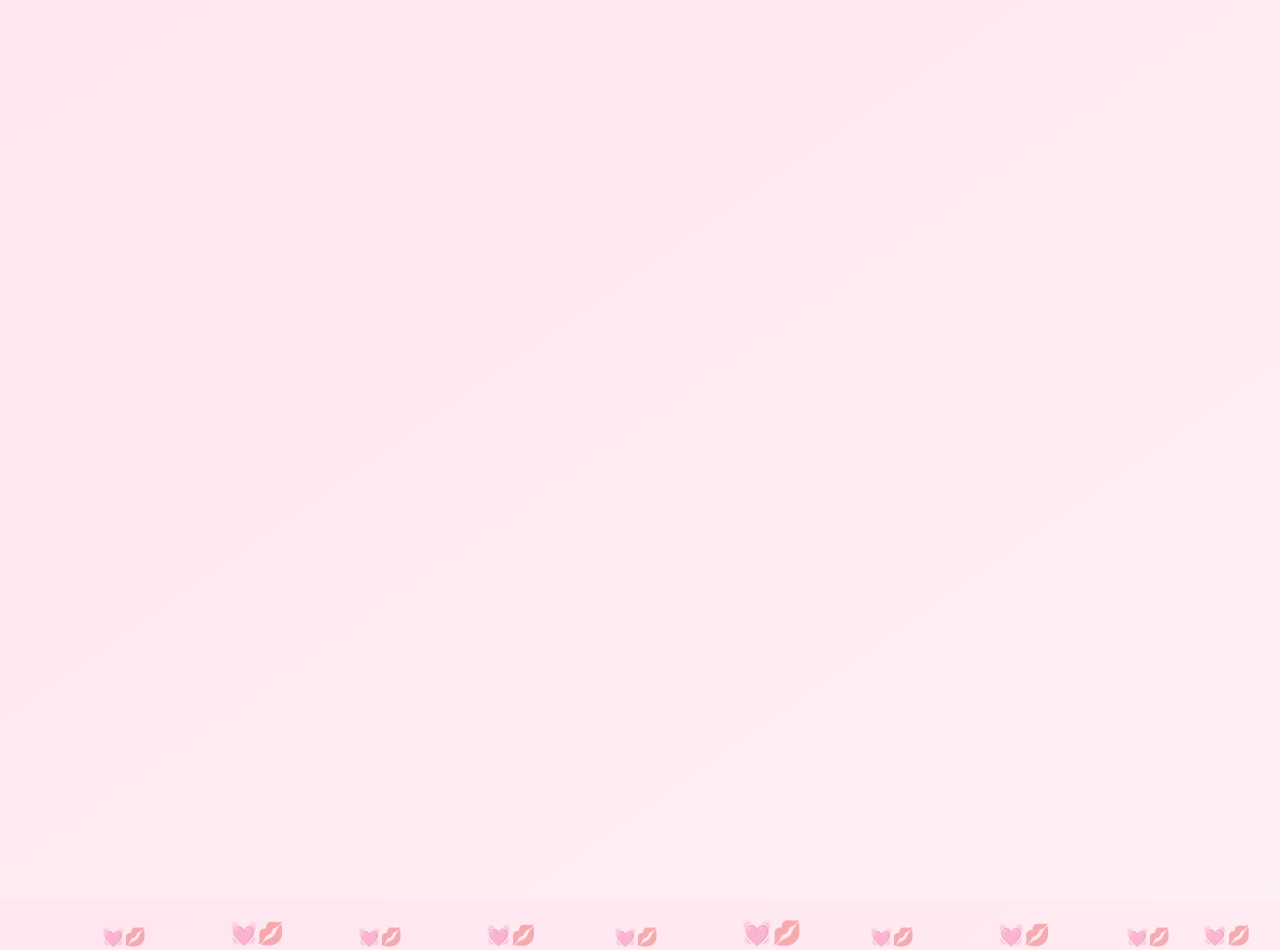
<file: index.html>
<!DOCTYPE html>
<html lang="en">
<head>
    <meta charset="UTF-8">
    <title>Happy Valentine's Day Baby &#10084;</title>
    <link rel="stylesheet" href="style.css">
    <link href="https://fonts.googleapis.com/css2?family=Dancing+Script:wght@600&family=Poppins:wght@300;500&display=swap" rel="stylesheet">
</head>
<body class="home">

    <div class="hearts" aria-hidden="true">
        <span></span><span></span><span></span><span></span><span></span>
        <span></span><span></span><span></span><span></span><span></span>
    </div>

    <div class="center">
        <h1>Happy Valentine's Day Arisha &#10084;</h1>
        <p>A small project for the most important person in my life.</p>
        <a href="memories.html" class="btn">Open Our Story</a>
    </div>

</body>
</html>
</file>
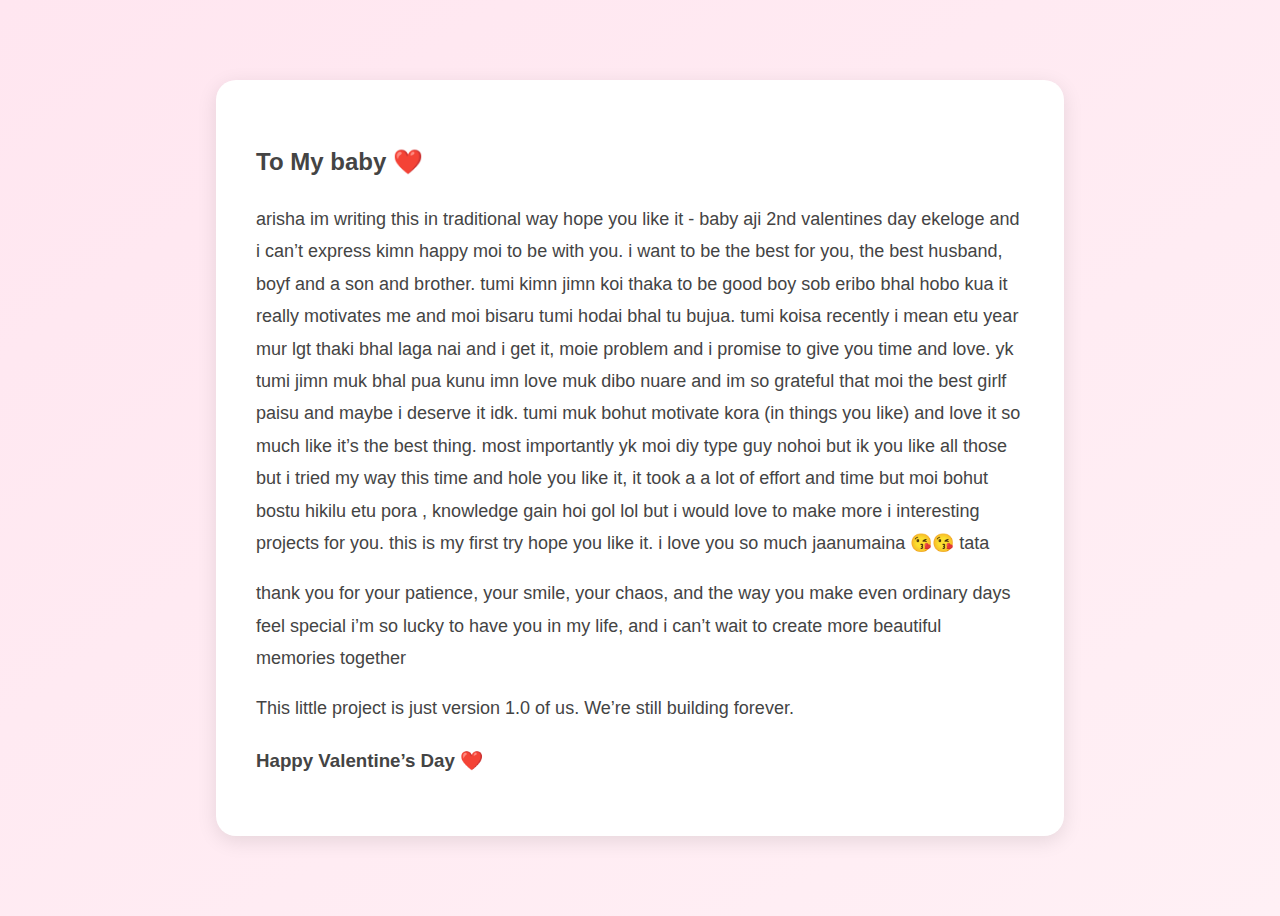
<file: letter.html>
<!DOCTYPE html>
<html lang="en">
<head>
    <meta charset="UTF-8">
    <title>For You ❤️</title>
    <link rel="stylesheet" href="style.css">
</head>
<body>

    <div class="letter-box">
        <h2>To My baby ❤️</h2>

        <p>
            arisha im writing this in traditional way hope you like it -

baby aji 2nd valentines day ekeloge and i can’t express kimn happy moi to be with you. i want to be the best for you, the best husband, boyf and a son and brother.
tumi kimn jimn koi thaka to be good boy sob eribo bhal hobo kua it really motivates me and moi bisaru tumi hodai bhal tu bujua. tumi koisa recently i mean etu year mur lgt thaki bhal laga nai and i get it, moie problem and i promise to give you time and love. yk tumi jimn muk bhal pua kunu imn love muk dibo nuare and im so grateful that moi the best girlf paisu and maybe i deserve it idk. tumi muk bohut motivate kora (in things you like) and love it so much like it’s the best thing. 
most importantly yk moi diy type guy nohoi but ik you like all those but i tried my way this time and hole you like it, it took a a lot of effort and time but moi bohut bostu hikilu etu pora , knowledge gain hoi gol lol but i would love to make more i interesting projects for you. this is my first try hope you like it. 
i love you so much jaanumaina 😘😘
tata
        </p>

        <p>
            thank you for your patience, your smile, your chaos,
            and the way you make even ordinary days feel special
             i’m so lucky to have you in my life, and i can’t wait to create more beautiful memories together
        </p>

        <p>
            This little project is just version 1.0 of us.
            We’re still building forever.
        </p>

        <h3>Happy Valentine’s Day ❤️</h3>
    </div>

</body>
</html>
</file>
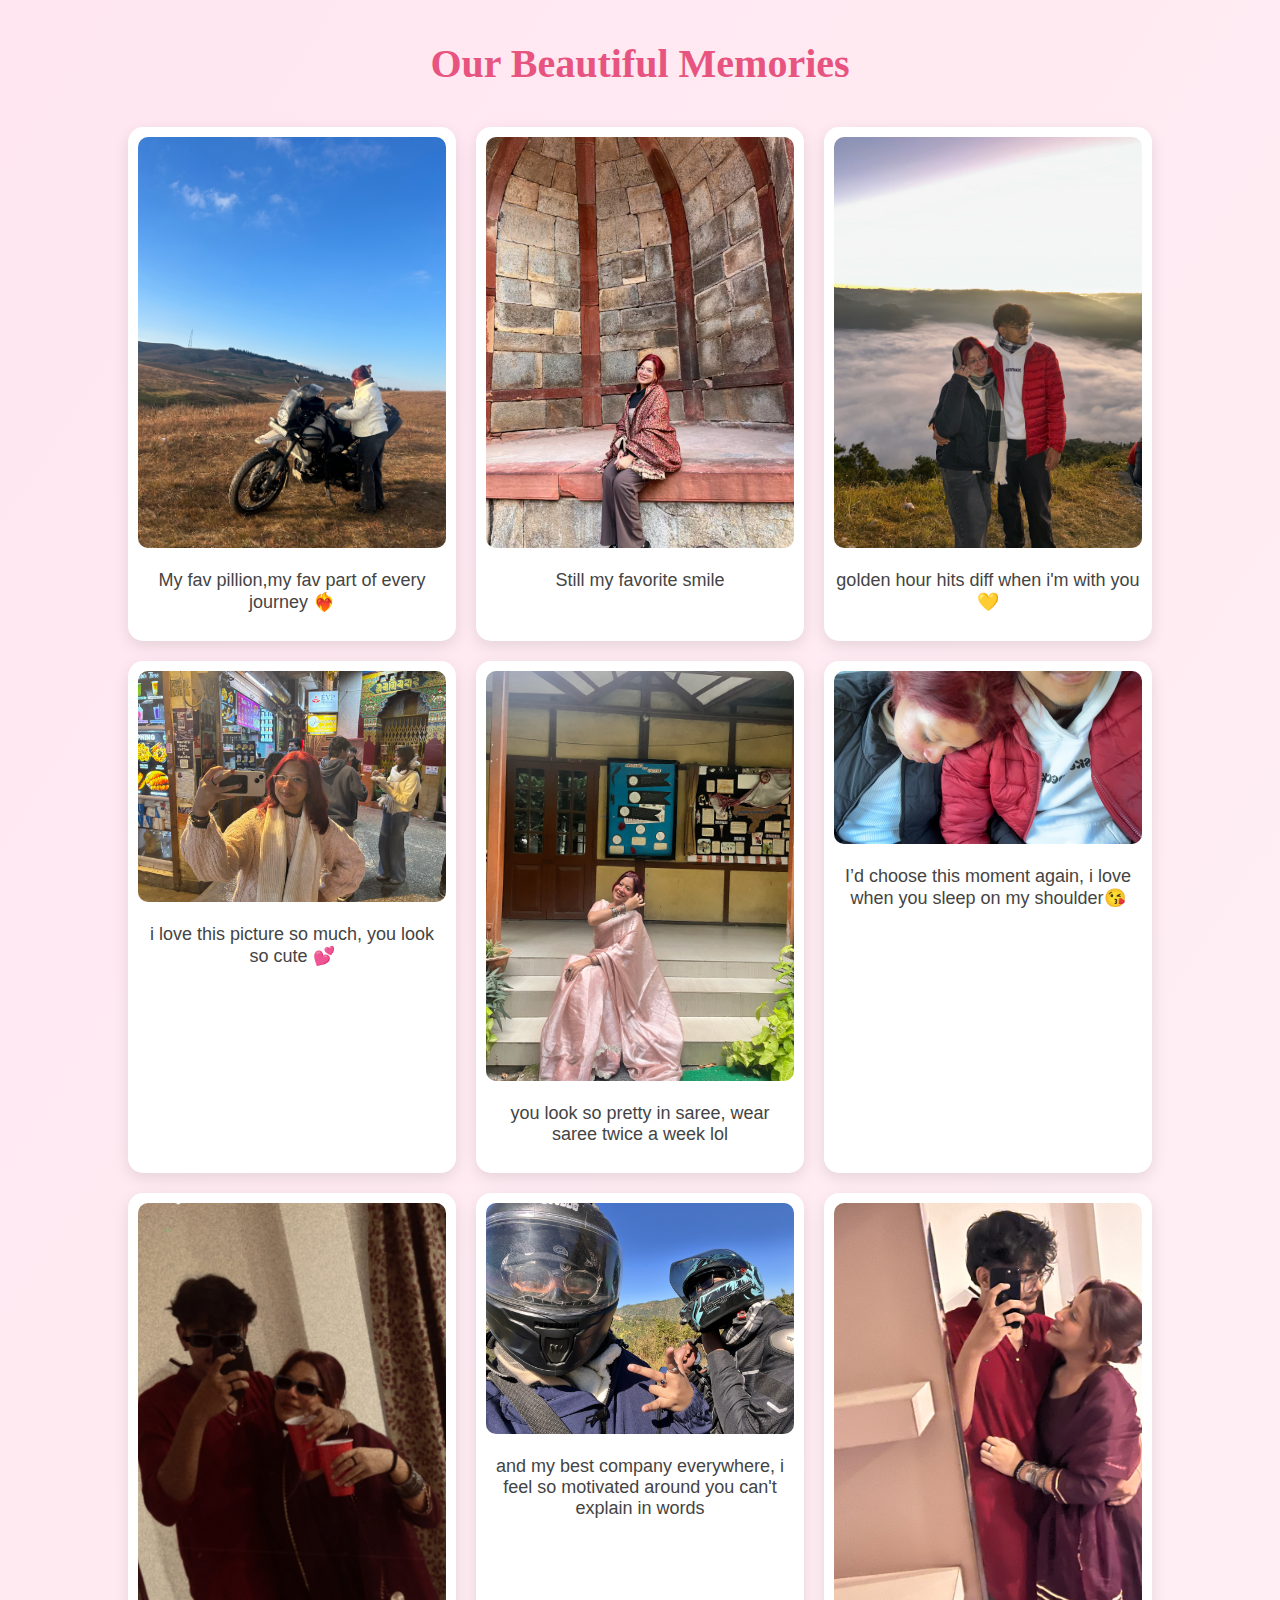
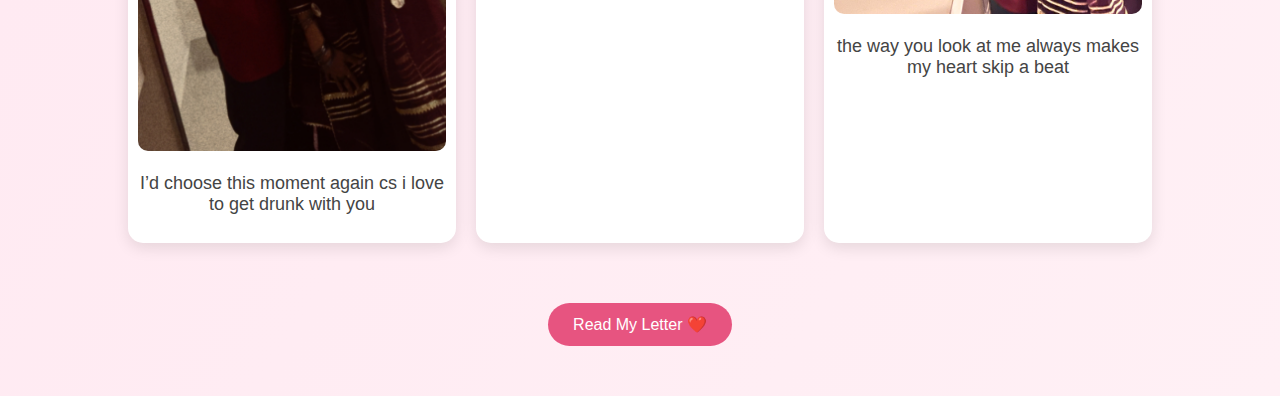
<file: memories.html>
<!DOCTYPE html>
<html lang="en">
<head>
    <meta charset="UTF-8">
    <title>Our Memories ❤️</title>
    <link rel="stylesheet" href="style.css">
</head>
<body>

    <h2 class="page-title">Our Beautiful Memories</h2>

    <div class="gallery">
        

        <div class="photo">
            <img src="images/IMG_9551.JPG">
            <p>My fav pillion,my fav part of every journey ❤️‍🔥</p>
        </div>

        <div class="photo">
            <img src="images/IMG_6110.jpg">
            <p>Still my favorite smile</p>
        </div>

        <div class="photo">
            <img src="images/IMG_9581.JPG">
            <p>golden hour hits diff when i'm with you💛</p>
        </div>

       <div class="photo">
            <img src="images/IMG_2310.jpeg">
            <p>i love this picture so much, you look so cute  💕</p>
        </div>
        <div class="photo">
            <img src="images/IMG_0531.JPG">
            <p>you look so pretty in saree, wear saree twice a week lol</p>
        </div>

        <div class="photo">
            <img src="images/IMG_9621.JPG">
            <p>I’d choose this moment again, i love when you sleep on my shoulder😘</p>
        </div>

        <div class="photo">
            <img src="images/IMG_9199.JPG">
            <p>I’d choose this moment again cs i love to get drunk with you </p>
        </div>

        <div class="photo">
            <img src="images/IMG_4205.jpg">
            <p> and my best company everywhere, i feel so motivated around you can't explain in words </p>
        </div>

        <div class="photo">
            <img src="images/IMG_3536.jpg">
            <p>the way you look at me always makes my heart skip a beat</p>
        </div>
    </div>

    <div class="next">
        <a href="letter.html" class="btn">Read My Letter ❤️</a>
    </div>

</body>
</html>
</file>
<file: style.css>
body {
    margin: 0;
    font-family: 'Poppins', sans-serif;
    background: linear-gradient(to bottom right, #ffe6f0, #fff0f5);
    color: #444;
}

.home {
    height: 100vh;
    display: flex;
    justify-content: center;
    align-items: center;
    position: relative;
    overflow: hidden;
}

.center {
    text-align: center;
    z-index: 2;
    opacity: 0;
    transform: translateY(20px);
    animation: fadeUp 0.9s ease forwards;
}

h1 {
    font-family: 'Dancing Script', cursive;
    font-size: 50px;
    color: #e75480;
    animation: titlePulse 3s ease-in-out infinite;
}

p {
    font-size: 18px;
}

.btn {
    display: inline-block;
    margin-top: 20px;
    padding: 12px 25px;
    background-color: #e75480;
    color: white;
    text-decoration: none;
    border-radius: 25px;
    transition: transform 0.3s ease, background-color 0.3s ease, box-shadow 0.3s ease;
    animation: buttonFloat 2.2s ease-in-out infinite;
}

.btn:hover {
    background-color: #d63c6b;
    transform: translateY(-3px) scale(1.07);
    box-shadow: 0 10px 24px rgba(214, 60, 107, 0.35);
}

.hearts {
    position: absolute;
    inset: 0;
    z-index: 1;
    pointer-events: none;
}

.hearts span {
    position: absolute;
    bottom: -50px;
    color: rgba(231, 84, 128, 0.35);
    font-size: 18px;
    animation: rise linear infinite;
}

.hearts span::before {
    content: "\💓💋";
}

.hearts span:nth-child(1) { left: 8%; animation-duration: 9s; animation-delay: 0s; }
.hearts span:nth-child(2) { left: 18%; animation-duration: 11s; animation-delay: 2s; font-size: 22px; }
.hearts span:nth-child(3) { left: 28%; animation-duration: 10s; animation-delay: 4s; }
.hearts span:nth-child(4) { left: 38%; animation-duration: 12s; animation-delay: 1s; font-size: 20px; }
.hearts span:nth-child(5) { left: 48%; animation-duration: 9s; animation-delay: 5s; }
.hearts span:nth-child(6) { left: 58%; animation-duration: 13s; animation-delay: 3s; font-size: 24px; }
.hearts span:nth-child(7) { left: 68%; animation-duration: 10s; animation-delay: 0.5s; }
.hearts span:nth-child(8) { left: 78%; animation-duration: 11s; animation-delay: 2.5s; font-size: 21px; }
.hearts span:nth-child(9) { left: 88%; animation-duration: 9.5s; animation-delay: 1.5s; }
.hearts span:nth-child(10) { left: 94%; animation-duration: 12.5s; animation-delay: 4.5s; font-size: 19px; }

.page-title {
    text-align: center;
    margin-top: 40px;
    font-family: 'Dancing Script', cursive;
    font-size: 40px;
    color: #e75480;
}

.gallery {
    width: 80%;
    margin: 40px auto;
    display: grid;
    grid-template-columns: repeat(3, 1fr);
    gap: 20px;
}

.photo {
    background: white;
    padding: 10px;
    border-radius: 15px;
    box-shadow: 0 5px 15px rgba(0,0,0,0.1);
    text-align: center;
    transition: 0.3s;
}

.photo:hover {
    transform: scale(1.05);
}

.photo img {
    width: 100%;
    border-radius: 10px;
}

.next {
    text-align: center;
    margin-bottom: 50px;
}

.letter-box {
    width: 60%;
    margin: 80px auto;
    background: white;
    padding: 40px;
    border-radius: 20px;
    box-shadow: 0 5px 20px rgba(0,0,0,0.1);
    line-height: 1.8;
}

@keyframes fadeUp {
    to {
        opacity: 1;
        transform: translateY(0);
    }
}

@keyframes titlePulse {
    0%, 100% {
        transform: scale(1);
        text-shadow: 0 0 0 rgba(231, 84, 128, 0.2);
    }
    50% {
        transform: scale(1.03);
        text-shadow: 0 6px 20px rgba(231, 84, 128, 0.45);
    }
}

@keyframes buttonFloat {
    0%, 100% {
        transform: translateY(0);
    }
    50% {
        transform: translateY(-2px);
    }
}

@keyframes rise {
    0% {
        transform: translateY(0) scale(0.9) rotate(0deg);
        opacity: 0;
    }
    15% {
        opacity: 1;
    }
    85% {
        opacity: 1;
    }
    100% {
        transform: translateY(-115vh) scale(1.15) rotate(20deg);
        opacity: 0;
    }
}

@media (max-width: 700px) {
    h1 {
        font-size: 38px;
    }

    p {
        font-size: 16px;
        padding: 0 16px;
    }

    .btn {
        padding: 10px 20px;
    }
}
</file>
